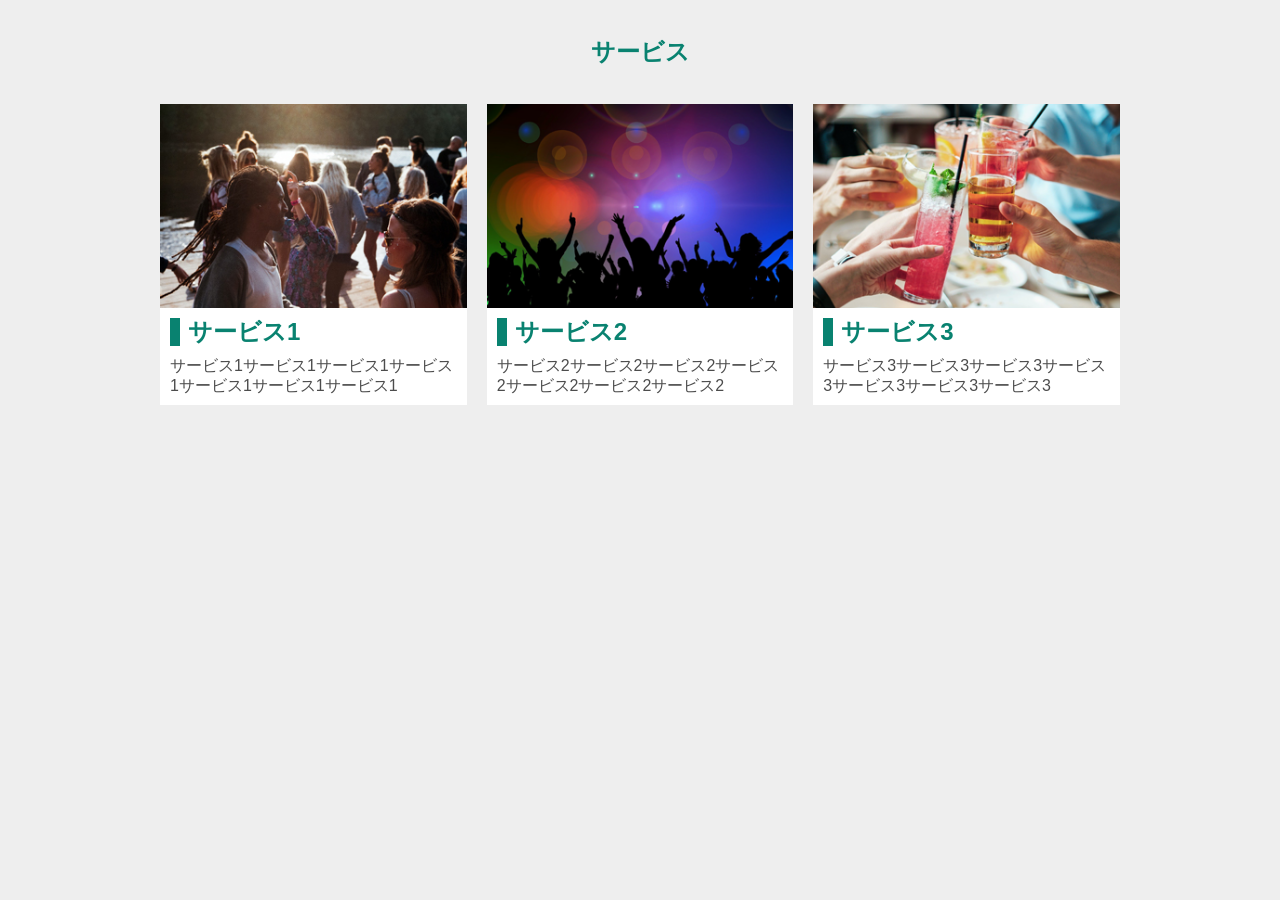
<file: work3_kojimakanae/index.html>
<!DOCTYPE html>
<html lang="ja">
<head>
    <meta charset="UTF-8">
    <meta name="viewport" content="width=device-width, initial-scale=1.0">
    <title>コーディング課題3　小島かなえ</title>
    <link rel="stylesheet" href="./css/reset.css">
    <link rel="stylesheet" href="./css/style.css">
</head>
<body>
    <section class="service">
        <h1 class="service_topic">サービス</h1>
        <ul class="service_list">
            <li class="service_item">
                <img src="./images/main_1.jpg" alt="">
                <h2 class="list_topic">サービス1</h2>
                <p class="service_txt">サービス1サービス1サービス1サービス1サービス1サービス1サービス1</p>
            </li>
            <li class="service_item">
                <img src="./images/main_2.png" alt="">
                <h2 class="list_topic">サービス2
                </h2>
                <p class="service_txt">サービス2サービス2サービス2サービス2サービス2サービス2サービス2</p>
            </li>
            <li class="service_item">
                <img src="./images/main_3.png" alt="">
                <h2 class="list_topic">サービス3</h2>
                <p class="service_txt">サービス3サービス3サービス3サービス3サービス3サービス3サービス3</p>
            </li>
        </ul>
    </section>   
</body>
<script>
    let num01 = 0;
    for (i = 1; i <= 10; i++){
        num01 = num01 + i;
    }

    if (num01 => 20){
        console.log("20以上")
    }else {
        console.log("20以下")
    }
</script>
</html>
</file>
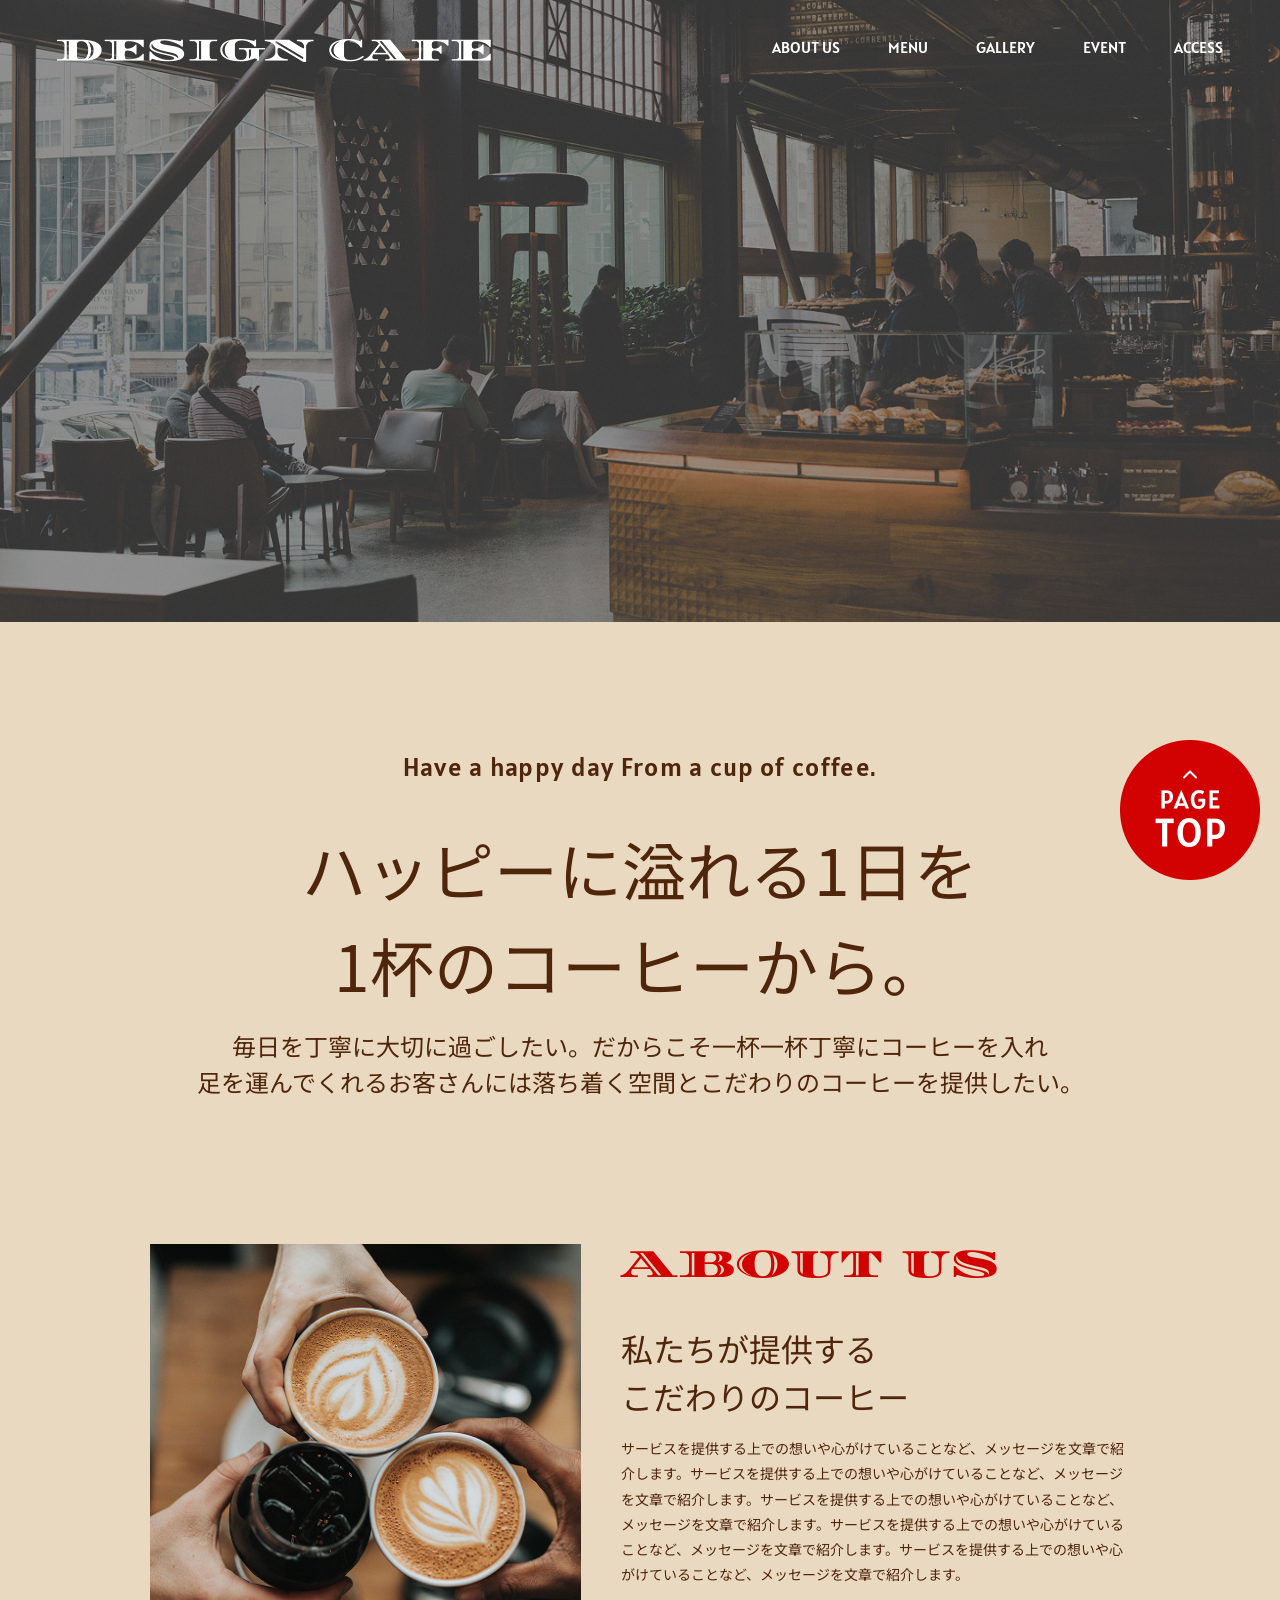
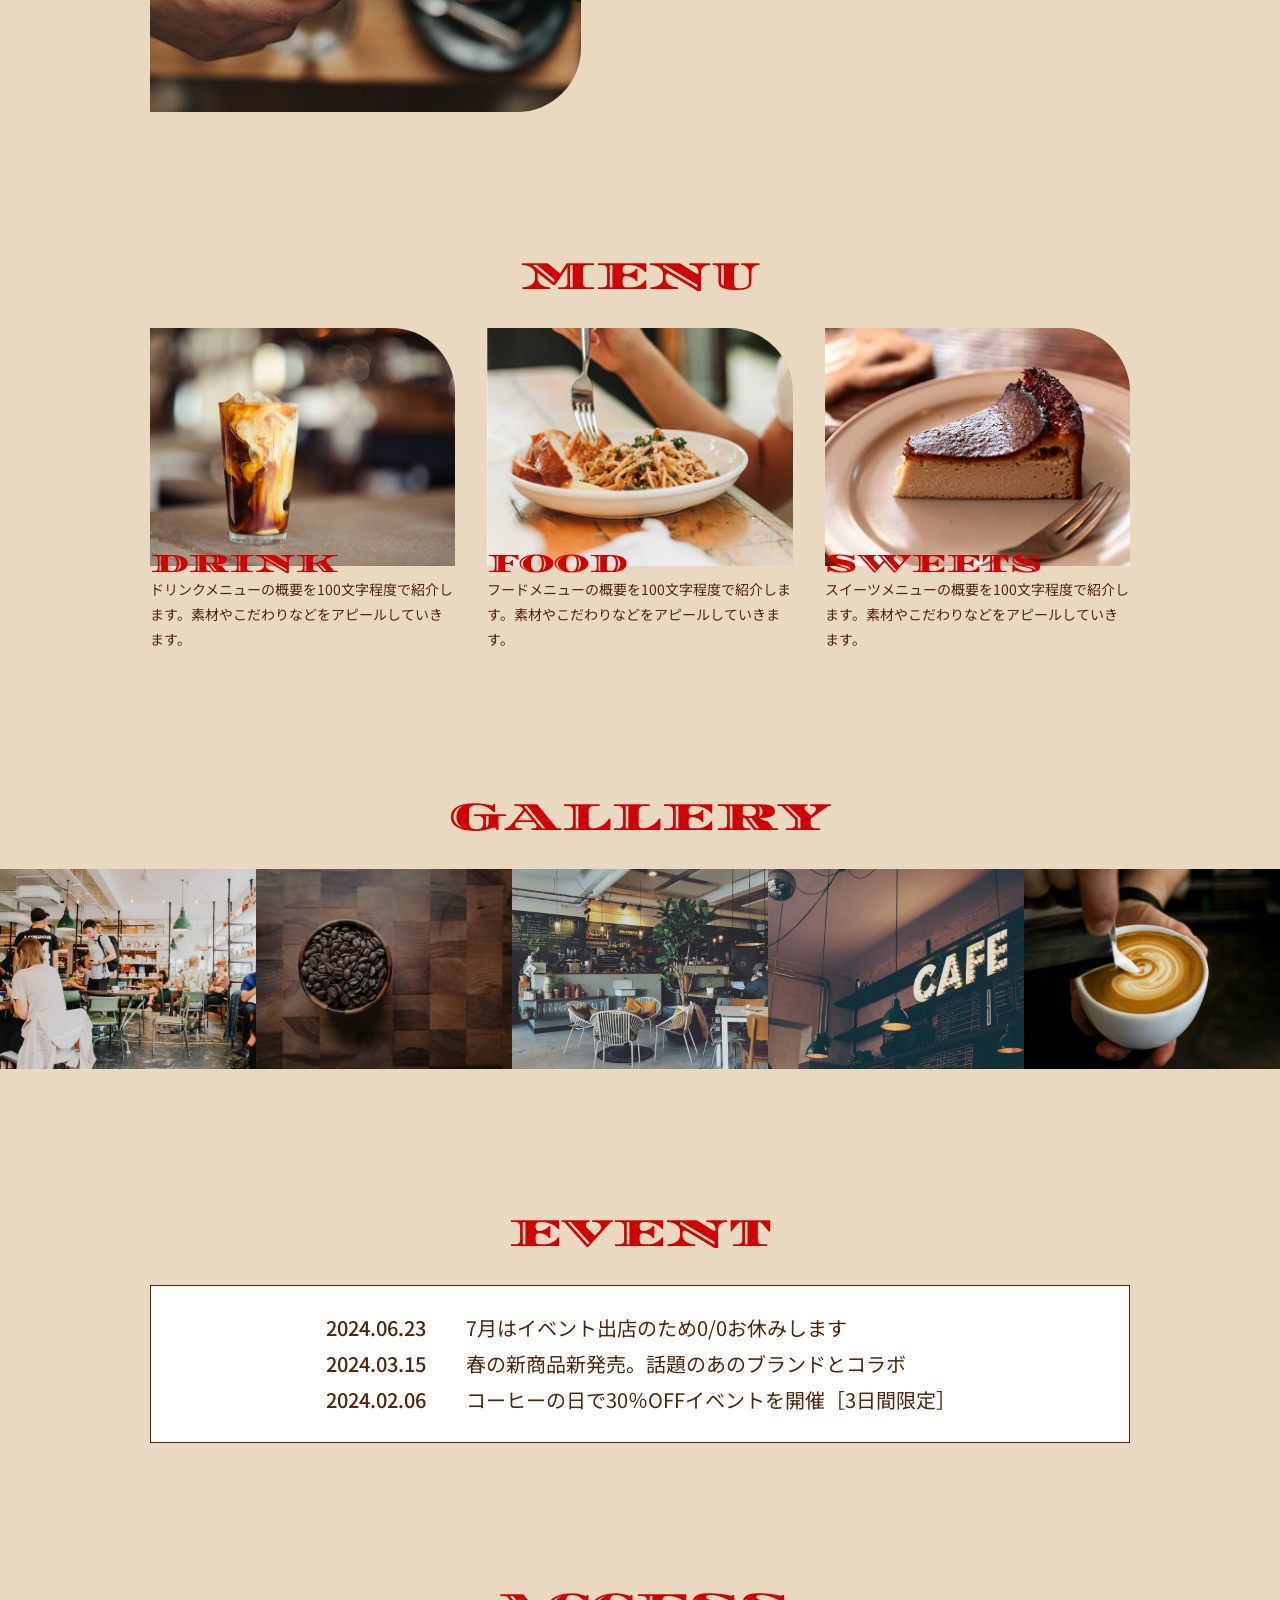
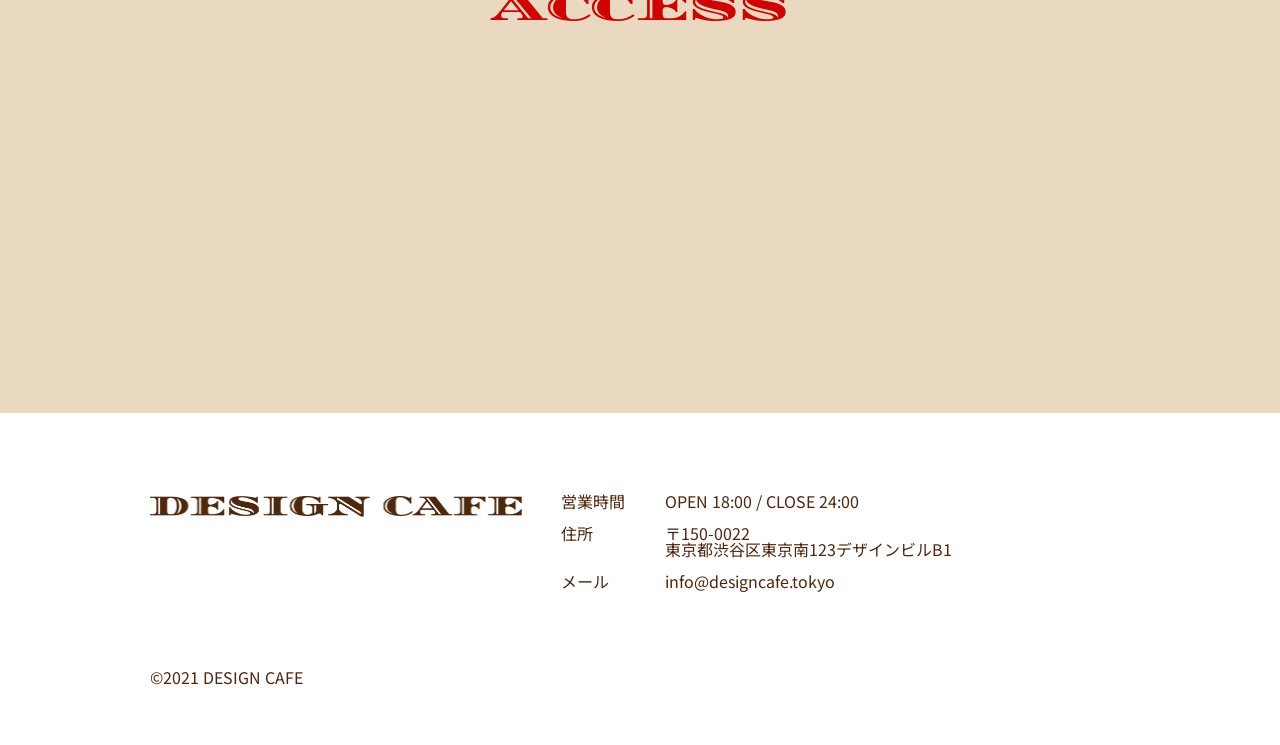
<file: work4_kojimakanae/design-cafe/index.html>
<!DOCTYPE html>
<html lang="ja">
<head>
    <meta charset="UTF-8">
    <meta name="viewport" content="width=device-width, initial-scale=1.0">
    <title>デザインカフェ</title>
    <link rel="stylesheet" href="./css/reset.css">
    <link rel="stylesheet" href="./css/style.css">
    <link rel="preconnect" href="https://fonts.googleapis.com">
<link rel="preconnect" href="https://fonts.gstatic.com" crossorigin>
<link href="https://fonts.googleapis.com/css2?family=Alatsi&family=Diplomata+SC&family=Noto+Sans+JP:wght@100..900&display=swap" rel="stylesheet">
</head>
<body>
    <!-- header -->
    <header id="header">
        <h1 class="logo">
            <a href="./index.html"><img src="./images/design_cafe_logo_header@2x.png" alt="デザインカフェ"></a>
        </h1>
        <nav class="header__nav">
            <ul>
                <li><a href="#about">ABOUT US</a></li>
                <li><a href="#menu">MENU</a></li>
                <li><a href="#gallery">GALLERY</a></li>
                <li><a href="#event">EVENT</a></li>
                <li><a href="#access">ACCESS</a></li>
            </ul>
        </nav>
    </header>
    <!-- mainVisual -->
    <div class="main-visual">
        <img src="./images/pc_first-100.jpg" alt="カフェ店内の様子">
    </div>
    <!-- concept -->
    <section id="concept">
        <p class="concept__en">Have a happy day From a cup of coffee.</p>
        <h2 class="topic topic--concept">ハッピーに溢れる1日を<br>1杯のコーヒーから。</h2>
        <p class="concept__txt">毎日を丁寧に大切に過ごしたい。<br class="spBr">だからこそ一杯一杯丁寧にコーヒーを入れ<br>足を運んでくれるお客さんには落ち着く空間と<br class="spBr">こだわりのコーヒーを提供したい。</p>
    </section>
    <!-- about -->
    <section id="about">
        <div class="about__img">
            <img src="./images/pc_about-100.jpg" alt="コーヒーを持ち寄る様子">
        </div>
        <div class="about__content">
            <h2 class="topic topic--common">ABOUT US</h2>
            <h3>私たちが提供する<br>こだわりのコーヒー</h3>
            <p>サービスを提供する上での想いや心がけていることなど、メッセージを文章で紹介します。サービスを提供する上での想いや心がけていることなど、メッセージを文章で紹介します。サービスを提供する上での想いや心がけていることなど、メッセージを文章で紹介します。サービスを提供する上での想いや心がけていることなど、メッセージを文章で紹介します。サービスを提供する上での想いや心がけていることなど、メッセージを文章で紹介します。</p>
        </div>
    </section>
    <!-- menu -->
    <section id="menu">
        <h2 class="topic topic--common">MENU</h2>
        <ul class="menu__list">
            <li>
                <img src="./images/pc_menu_drink-100.jpg" alt="ドリンク">
                <h3>DRINK</h3>
                <p>ドリンクメニューの概要を100文字程度で紹介します。素材やこだわりなどをアピールしていきます。</p>
            </li>
            <li>
                <img src="./images/pc_menu_food-100.jpg" alt="フード">
                <h3>FOOD</h3>
                <p>フードメニューの概要を100文字程度で紹介します。素材やこだわりなどをアピールしていきます。</p>
            </li>
            <li>
                <img src="./images/pc_menu_sweets-100.jpg" alt="スイーツ">
                <h3>SWEETS</h3>
                <p>スイーツメニューの概要を100文字程度で紹介します。素材やこだわりなどをアピールしていきます。</p>
            </li>
        </ul>
    </section>
    <!-- gallery -->
    <section id="gallery">
        <h2 class="topic topic--common">GALLERY</h2>
        <div class="gallery__list">
            <img src="./images/pc_gallary_01-100.jpg" alt="店内の様子">
            <img src="./images/pc_gallary_02-100.jpg" alt="コーヒー豆">
            <img src="./images/pc_gallary_03-100.jpg" alt="店内の様子">
            <img src="./images/pc_gallary_04-100.jpg" alt="店内の様子">
            <img src="./images/pc_gallary_05-100.jpg" alt="カプチーノ">
        </div>
    </section>
    <!-- event -->
    <section id="event">
        <h2 class="topic topic--common">EVENT</h2>
        <div class="event__box">
            <ul>
                <li>
                    <time datetime="2024-06-23">2024.06.23</time>
                    <p>7月はイベント出店のため0/0お休みします</p>
                </li>
                <li>
                    <time datetime="2024-03-15">2024.03.15</time>
                    <p>春の新商品新発売。話題のあのブランドとコラボ</p>
                </li>
                <li>
                    <time datetime="2024-02-06">2024.02.06</time>
                    <p>コーヒーの日で30％OFFイベントを開催［3日間限定］</p>
                </li>
            </ul>
        </div>
    </section>
    <!-- access -->
    <section id="access">
        <h2 class="topic topic--common">ACCESS</h2>
        <iframe src="https://www.google.com/maps/embed?pb=!1m13!1m8!1m3!1d3240.8330579092326!2d139.764516!3d35.6811124!3m2!1i1024!2i768!4f13.1!3m2!1m1!2s!5e0!3m2!1sja!2sjp!4v1791982246981!5m2!1sja!2sjp"  style="border:0;" allowfullscreen="" loading="lazy" referrerpolicy="strict-origin-when-cross-origin"></iframe>
    </section>
    <!-- footer -->
    <footer id="footer">
        <div class="footer__in">
            <div class="info">
                <h2 class="footer__logo">
                    <a href="./index.html"><img src="./images/design_cafe_logo_footer@2x.png" alt="デザインカフェ"></a>
                </h2>
                <dl class="info__list">
                    <div>
                        <dt>営業時間</dt>
                        <dd>OPEN 18:00 / CLOSE 24:00</dd>
                    </div>
                    <div>
                        <dt>住所</dt>
                        <dd>〒150-0022<br>東京都渋谷区東京南123デザインビルB1</dd>
                    </div>
                    <div>
                        <dt>メール</dt>
                        <dd>info@designcafe.tokyo</dd>
                    </div>
                </dl>
            </div>
            <p>&copy;2021 DESIGN CAFE</p>
        </div>
    </footer>
    <!-- to top -->
    <a class="toTop" href="#header"><img src="./images/to_top@2x.png" alt="トップへ戻る"></a>
</body>
</html>
</file>
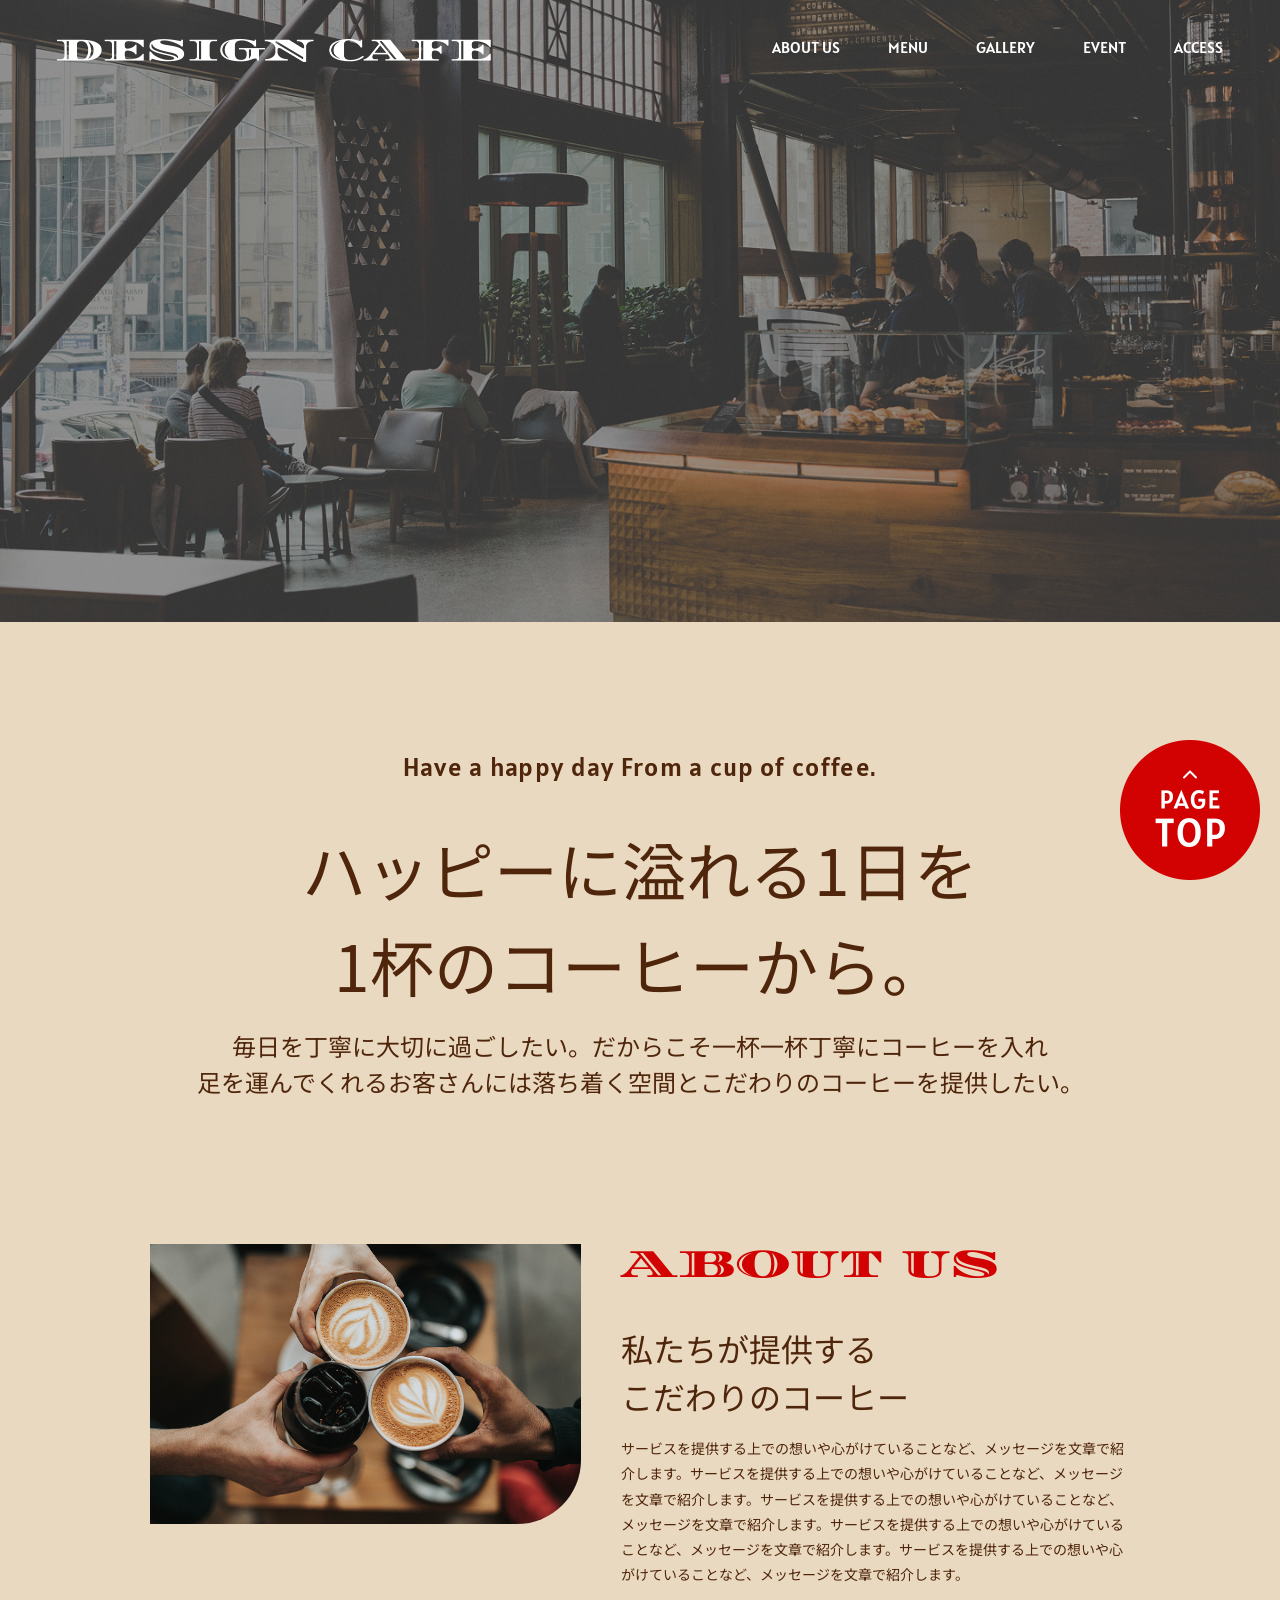
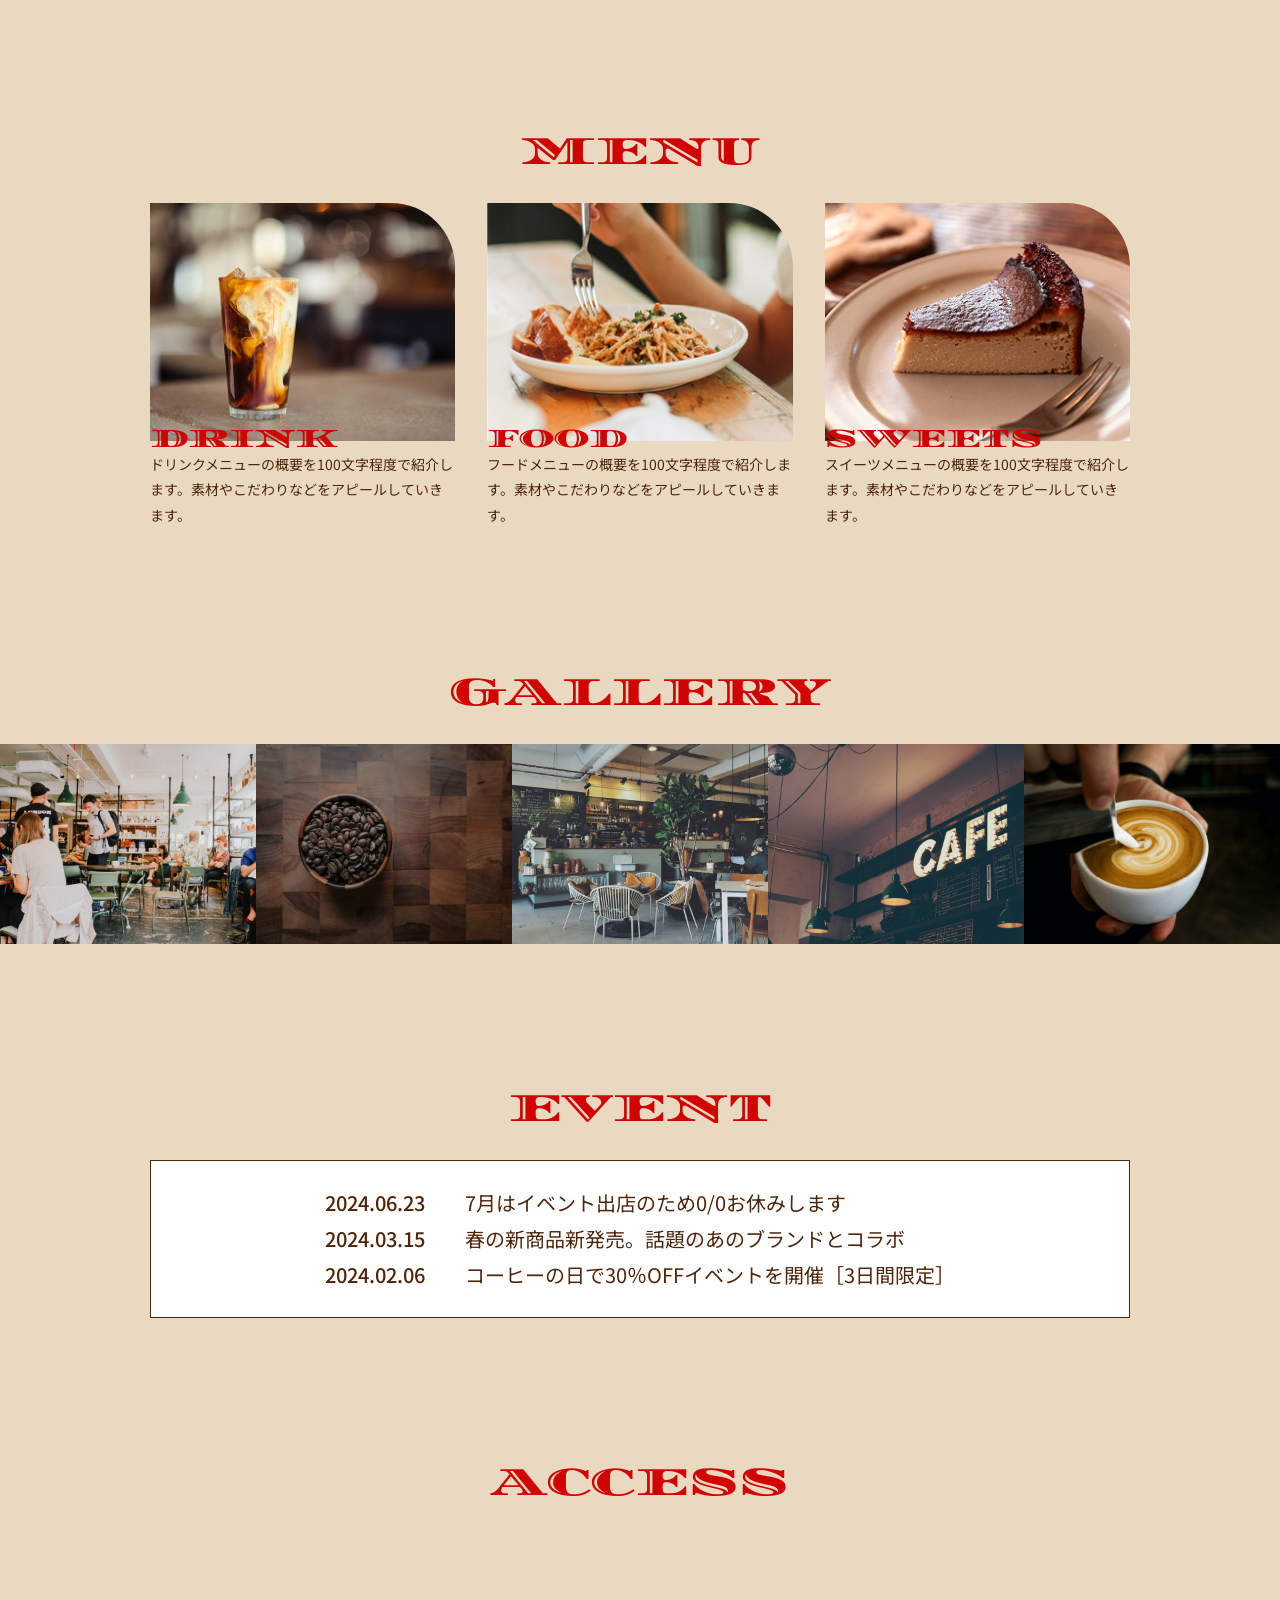
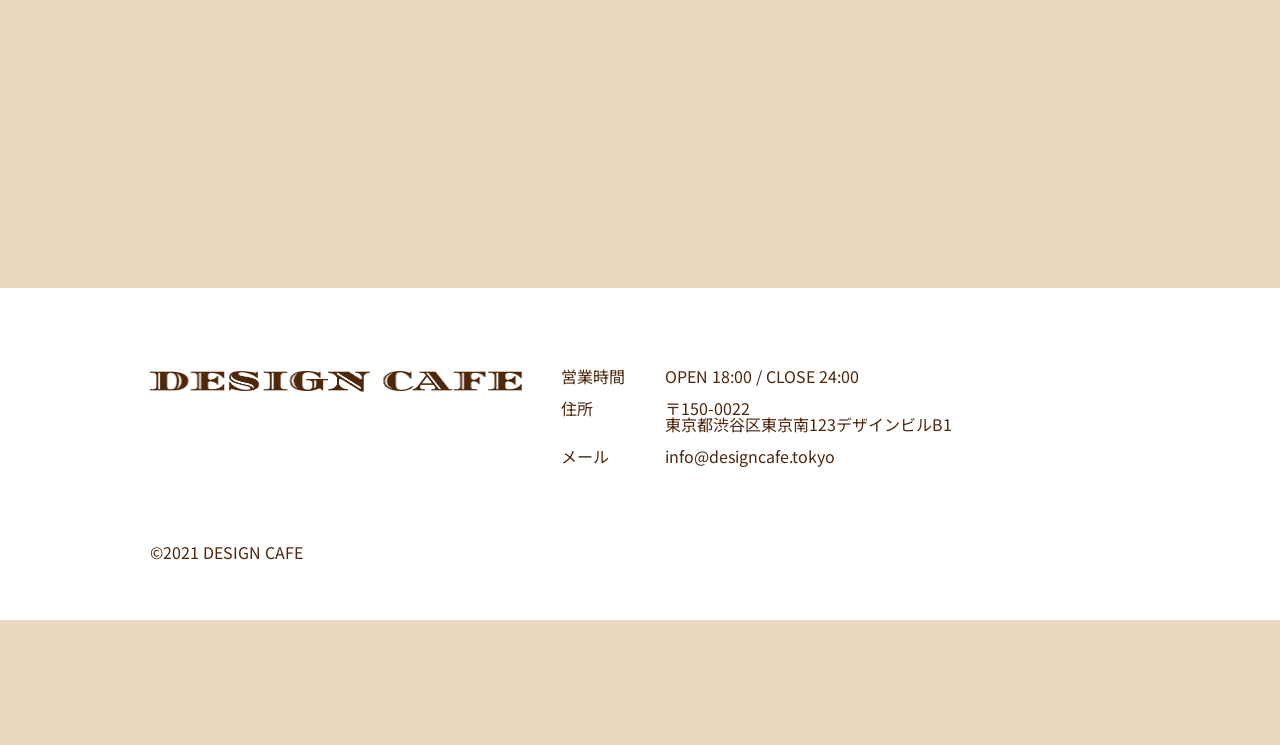
<file: work5_kojimakanae/design-cafe/index.html>
<!DOCTYPE html>
<html lang="ja">
<head>
    <meta charset="UTF-8">
    <meta name="viewport" content="width=device-width, initial-scale=1.0">
    <title>デザインカフェ</title>
    <link rel="stylesheet" href="./css/reset.css">
    <link rel="stylesheet" href="./css/style.css">
    <link rel="preconnect" href="https://fonts.googleapis.com">
<link rel="preconnect" href="https://fonts.gstatic.com" crossorigin>
<link href="https://fonts.googleapis.com/css2?family=Alatsi&family=Diplomata+SC&family=Noto+Sans+JP:wght@100..900&display=swap" rel="stylesheet">
</head>
<body>
    <!-- header -->
    <header id="header">
        <h1 class="logo">
            <a href="./index.html"><img src="./images/design_cafe_logo_header@2x.png" alt="デザインカフェ"></a>
        </h1>
        <nav class="header__nav">
            <ul>
                <li><a href="#about">ABOUT US</a></li>
                <li><a href="#menu">MENU</a></li>
                <li><a href="#gallery">GALLERY</a></li>
                <li><a href="#event">EVENT</a></li>
                <li><a href="#access">ACCESS</a></li>
            </ul>
        </nav>
        <!-- SP MENU -->
         <div class="hamburger"><span></span></div>
        <nav class="header__nav-sp">
            <ul>
                <li><a href="#about">ABOUT US</a></li>
                <li><a href="#menu">MENU</a></li>
                <li><a href="#gallery">GALLERY</a></li>
                <li><a href="#event">EVENT</a></li>
                <li><a href="#access">ACCESS</a></li>
            </ul>
        </nav>
    </header>
    <!-- mainVisual -->
    <div class="main-visual">
        <picture>
            <source srcset="./images/sp_main_vs@2x-100.jpg" media="(max-width:768px)"/>
            <img src="./images/pc_first-100.jpg" alt="カフェ店内の様子">
        </picture>
    </div>
    <!-- concept -->
    <section id="concept">
        <p class="concept__en">Have a happy day From a cup of coffee.</p>
        <h2 class="topic topic--concept">ハッピーに溢れる1日を<br>1杯のコーヒーから。</h2>
        <p class="concept__txt">毎日を丁寧に大切に過ごしたい。<br class="spBr">だからこそ一杯一杯丁寧にコーヒーを入れ<br>足を運んでくれるお客さんには落ち着く空間と<br class="spBr">こだわりのコーヒーを提供したい。</p>
    </section>
    <!-- about -->
    <section id="about">
        <div class="about__img">
            <picture>
                <source srcset="./images/about_us@2x-100.jpg" media="(max-width:768px)"/>
                <img src="./images/pc_about-100.jpg" alt="コーヒーを持ち寄る様子">
            </picture>
        </div>
        <div class="about__content">
            <h2 class="topic topic--common">ABOUT US</h2>
            <h3>私たちが提供する<br>こだわりのコーヒー</h3>
            <p>サービスを提供する上での想いや心がけていることなど、メッセージを文章で紹介します。サービスを提供する上での想いや心がけていることなど、メッセージを文章で紹介します。サービスを提供する上での想いや心がけていることなど、メッセージを文章で紹介します。サービスを提供する上での想いや心がけていることなど、メッセージを文章で紹介します。サービスを提供する上での想いや心がけていることなど、メッセージを文章で紹介します。</p>
        </div>
    </section>
    <!-- menu -->
    <section id="menu">
        <h2 class="topic topic--common">MENU</h2>
        <ul class="menu__list">
            <li>
                <img src="./images/pc_menu_drink-100.jpg" alt="ドリンク">
                <h3>DRINK</h3>
                <p>ドリンクメニューの概要を100文字程度で紹介します。素材やこだわりなどをアピールしていきます。</p>
            </li>
            <li>
                <img src="./images/pc_menu_food-100.jpg" alt="フード">
                <h3>FOOD</h3>
                <p>フードメニューの概要を100文字程度で紹介します。素材やこだわりなどをアピールしていきます。</p>
            </li>
            <li>
                <img src="./images/pc_menu_sweets-100.jpg" alt="スイーツ">
                <h3>SWEETS</h3>
                <p>スイーツメニューの概要を100文字程度で紹介します。素材やこだわりなどをアピールしていきます。</p>
            </li>
        </ul>
    </section>
    <!-- gallery -->
    <section id="gallery">
        <h2 class="topic topic--common">GALLERY</h2>
        <div class="gallery__list">
            <img src="./images/pc_gallary_01-100.jpg" alt="店内の様子">
            <img src="./images/pc_gallary_02-100.jpg" alt="コーヒー豆">
            <img src="./images/pc_gallary_03-100.jpg" alt="店内の様子">
            <img src="./images/pc_gallary_04-100.jpg" alt="店内の様子">
            <img src="./images/pc_gallary_05-100.jpg" alt="カプチーノ">
        </div>
    </section>
    <!-- event -->
    <section id="event">
        <h2 class="topic topic--common">EVENT</h2>
        <div class="event__box">
            <ul>
                <li>
                    <time datetime="2024-06-23">2024.06.23</time>
                    <p>7月はイベント出店のため0/0お休みします</p>
                </li>
                <li>
                    <time datetime="2024-03-15">2024.03.15</time>
                    <p>春の新商品新発売。話題のあのブランドとコラボ</p>
                </li>
                <li>
                    <time datetime="2024-02-06">2024.02.06</time>
                    <p>コーヒーの日で30％OFFイベントを開催［3日間限定］</p>
                </li>
            </ul>
        </div>
    </section>
    <!-- access -->
    <section id="access">
        <h2 class="topic topic--common">ACCESS</h2>
        <iframe src="https://www.google.com/maps/embed?pb=!1m13!1m8!1m3!1d3240.8330579092326!2d139.764516!3d35.6811124!3m2!1i1024!2i768!4f13.1!3m2!1m1!2s!5e0!3m2!1sja!2sjp!4v1791982246981!5m2!1sja!2sjp"  style="border:0;" allowfullscreen="" loading="lazy" referrerpolicy="strict-origin-when-cross-origin"></iframe>
    </section>
    <!-- footer -->
    <footer id="footer">
        <div class="footer__in">
            <div class="info">
                <h2 class="footer__logo">
                    <a href="./index.html"><img src="./images/design_cafe_logo_footer@2x.png" alt="デザインカフェ"></a>
                </h2>
                <dl class="info__list">
                    <div>
                        <dt>営業時間</dt>
                        <dd>OPEN 18:00 / CLOSE 24:00</dd>
                    </div>
                    <div>
                        <dt>住所</dt>
                        <dd>〒150-0022<br>東京都渋谷区東京南123デザインビルB1</dd>
                    </div>
                    <div>
                        <dt>メール</dt>
                        <dd>info@designcafe.tokyo</dd>
                    </div>
                </dl>
            </div>
            <p>&copy;2021 DESIGN CAFE</p>
        </div>
    </footer>
    <!-- to top -->
    <a class="toTop" href="#header"><img src="./images/to_top@2x.png" alt="トップへ戻る"></a>
    <!-- JQuery -->
     <script src="https://ajax.googleapis.com/ajax/libs/jquery/3.7.1/jquery.min.js"></script>
     <script>
        $(function(){
            $(".hamburger").on("click",function(){
                $(".hamburger").toggleClass("open");
                $(".header__nav-sp").fadeToggle();
            });
        });
     </script>
</body>
</html>
</file>
<file: work3_kojimakanae/css/style.css>
@charset "utf-8";

body{
    background-color: #eeeeee;
}

.service{
    max-width: 960px;
    margin: 0 auto;
}

.service_topic{
    text-align: center;
    color: #098270;
    margin: 40px;
}

.service_list{
    display: flex;
    gap: 20px;
}

.service_item{
    background-color: #ffffff;
}

.list_topic{
    color: #098270;
    margin: 10px;
    display: flex;
    align-items: center;
}

.list_topic::before {
    content: "";
    width: 10px;
    height: 28px;
    background-color: #098270;
    margin-right: 8px;
}

.service_txt{
    margin: 10px;
    line-height: 1.2;
}

@media screen and (max-width: 400px) {
    .service_list {
        flex-direction: column;
    }
}
</file>
<file: work4_kojimakanae/design-cafe/css/style.css>
@charset "utf-8";
html{
    scroll-behavior: smooth;
}

body{
    background-color: #E9D9C0;
}

/*===========
header
===========*/
#header{
    display: flex;
    justify-content: space-between;
    align-items: center;
    padding: 0 4.44%;
    position: absolute;
    width: 100%;
    top: 30px;
}

.header__nav ul{
    display: flex;
    gap: 48px;
}

.header__nav a{
    color: #FFFFFF;
    font-family: "Alatsi", sans-serif;
}

.logo{
    width: 434px;
}

/*===========
common
===========*/
#concept,
#about,
#menu,
#event,
.footer__in{
    max-width: 1000px;
    width: 100%;
    margin: 0 auto;
    padding: 0 10px;
}

/*===========
concept
===========*/
#concept{
    text-align: center;
}

.concept__en{
    font-family: "Alatsi", sans-serif;
    font-size: 26px;
    letter-spacing: 0.05em;
    margin-top: 132px;
}

.topic--concept{
    font-size: 64px;
    line-height: 1.5;
    margin-top: 40px;
}

.concept__txt{
    font-size: 24px;
    line-height: 1.5;
    margin-top: 16px;
}

.spBr{
    display: none;
}

/*===========
topic
===========*/
.topic--common{
    font-size: 40px;
    color: #D20202;
    font-family: "Diplomata SC", serif;
}

#menu h2,
#gallery h2,
#event h2,
#access h2{
    margin-top: 144px;
    text-align: center;
}

/*===========
about
===========*/
#about{
    margin-top: 144px;
    display: flex;
    gap: 40px;
}

.about__img{
    width: 44%;
}

.about__img img{
    border-radius: 0 0 64px 0;
}

.about__content{
    width: 52%;
}

#about h3{
    font-size: 32px;
    line-height: 1.5;
    margin-top: 40px;
}

#about p{
    font-size: 14px;
    line-height: 1.8;
    margin-top: 16px;
}

/*===========
menu
===========*/
.menu__list{
    display: flex;
    gap: 32px;
    margin-top: 32px;
}

.menu__list li{
    width: 32%;
}

.menu__list img{
    border-radius: 0 64px 0 0;
}

.menu__list h3{
    font-family: "Diplomata SC", serif;
    font-size: 26px;
    color: #D20202;
    margin-top: -15px;
}

.menu__list p{
    font-size: 14px;
    line-height: 1.8;
}

/*===========
gallery
===========*/
.gallery__list{
    margin-top: 32px;
    display: flex;
}

.gallery__list img{
    width: 20%;
}

/*===========
event
===========*/
.event__box{
    background-color: #ffffff;
    border: 1px solid #4F270B;
    margin-top: 32px;
}

.event__box ul{
    margin: 32px 175px;
    font-size: 20px;
}

.event__box li{
    display: flex;
    margin-top: 16px;
    gap: 40px;
}

.event__box time{
    font-weight: 500;
}

/*===========
access
===========*/
iframe{
    filter: grayscale(100%) invert(92%) contrast(83%);
    width: 100%;
    height: 353px;
    margin-top: 32px;
}

/*===========
footer
===========*/
#footer{
    background-color: #ffffff;
    padding: 80px 0 60px;
}

.info{
    display: flex;
    gap: 39px;
}

.footer__logo{
    width: 38%;
}

.info__list{
    display: flex;
    flex-direction: column;
    gap: 16px;
    
}

.info__list div{
    display: flex;
}


.info__list dt {
    width: 64px;
}

#footer p{
    margin-top: 80px;
}
/*===========
to top
===========*/
.toTop img{
    width: 140px;
    position: fixed;
    bottom: 20px;
    right: 20px;
}
</file>
<file: work5_kojimakanae/design-cafe/css/style.css>
@charset "utf-8";

html{
    scroll-behavior: smooth;
}

body{
    background-color: #E9D9C0;
}

/*===========
header
===========*/
#header{
    display: flex;
    justify-content: space-between;
    align-items: center;
    padding: 0 4.44%;
    position: absolute;
    width: 100%;
    top: 30px;
}

.header__nav ul{
    display: flex;
    gap: 48px;
}

.header__nav a{
    color: #FFFFFF;
    font-family: "Alatsi", sans-serif;
}

.logo{
    width: 434px;
}

.header__nav-sp,
.hamburger{
    display: none;
}

@media screen and (max-width: 1100px) {
    .header__nav{
        display: none;
    }

    .hamburger{
        display: block;
        width: 54px;
        height: 54px;
        position: absolute;
        right: 20px;
        cursor: pointer;
        z-index: 999999;
    }

    .hamburger span{
        position: absolute;
        top: 26px;
        left: 7px;
        width: 40px;
        height: 2px;
        background-color: #ffffff;
        transition: 0.3s;
    }

    .hamburger::before{
        position: absolute;
        top: 13px;
        left: 7px;
        width: 40px;
        height: 2px;
        background-color: #ffffff;
        content: "";
        transition: 0.3s;
    }

    .hamburger::after{
        position: absolute;
        bottom: 13px;
        left: 7px;
        width: 40px;
        height: 2px;
        background-color: #ffffff;
        content: "";
        transition: 0.3s;
    }

    .open span{
        background-color: transparent;
    }

    .open::before{
        transform: rotate(45deg);
        top: 26px;
    }

    .open::after{
        transform: rotate(-45deg);
        bottom: 26px;
    }

    .header__nav-sp{
        width: 100%;
        height: 100vh;
        position: absolute;
        top: -30px;
        left: 0;
        background-color: rgba(69, 69, 69, 0.9);
    }

    .header__nav-sp ul{
        width: 100%;
        height: 100vh;
        gap: 48px;
        display: flex;
        flex-direction: column;
        justify-content: center;
        align-items: center;
    }

    .header__nav-sp a{
        color: #ffffff;
        font-family: "Alatsi", sans-serif;
        font-size: 36px;
    }
}

@media screen and (max-width: 768px){
    .logo{
        width: 244px;
    }

    .hamburger{
        top: 0.5px;
    }
}

/*===========
common
===========*/
#concept,
#about,
#menu,
#event,
.footer__in{
    max-width: 1000px;
    width: 100%;
    margin: 0 auto;
    padding: 0 10px;
}

/*===========
concept
===========*/
#concept{
    text-align: center;
}

.concept__en{
    font-family: "Alatsi", sans-serif;
    font-size: 26px;
    letter-spacing: 0.05em;
    margin-top: 132px;
}

.topic--concept{
    font-size: 64px;
    line-height: 1.5;
    margin-top: 40px;
}

.concept__txt{
    font-size: 24px;
    line-height: 1.5;
    margin-top: 16px;
}

.spBr{
    display: none;
}

@media screen and (max-width: 768px) {
    .concept__en{
        font-size: 16px;
        letter-spacing: normal;
        margin-top: 126px;
    }

    .topic--concept{
        font-size: 31px;
        font-weight: 500;
    }

    .concept__txt{
        font-size: 16px;
        line-height: 2;
        margin-top: 24px;
    }

    .spBr{
        display: block;
    }
}

/*===========
topic
===========*/
.topic--common{
    font-size: 40px;
    color: #D20202;
    font-family: "Diplomata SC", serif;
}

#menu h2,
#gallery h2,
#event h2,
#access h2{
    margin-top: 144px;
    text-align: center;
}

@media screen and (max-width: 768px){
    .topic--common{
        font-size: 32px;
    }

    #menu h2,
    #gallery h2,
    #event h2,
    #access h2{
        margin-top: 80px;
    }
}

/*===========
about
===========*/
#about{
    margin-top: 144px;
    display: flex;
    gap: 40px;
}

.about__img{
    width: 44%;
}

.about__img img{
    border-radius: 0 0 64px 0;
}

.about__content{
    width: 52%;
}

#about h3{
    font-size: 32px;
    line-height: 1.5;
    margin-top: 40px;
}

#about p{
    font-size: 14px;
    line-height: 1.8;
    margin-top: 16px;
}

@media screen and (max-width: 1100px){
    #about h3{
        font-size: 24px;
    }
}

@media screen and (max-width: 768px) {
    #about{
        margin-top: 80px;
        flex-direction: column;
        align-items: center;
    }

    .about__img{
        width: 89.74%;
    }

    .about__img img{
        border-radius: 0;
    }

    .about__content{
        width: 89.74%;
    }

    #about p{
        line-height: 2;
    }
}

/*===========
menu
===========*/
.menu__list{
    display: flex;
    gap: 32px;
    margin-top: 32px;
}

.menu__list li{
    width: 32%;
}

.menu__list img{
    border-radius: 0 64px 0 0;
}

.menu__list h3{
    font-family: "Diplomata SC", serif;
    font-size: 26px;
    color: #D20202;
    margin-top: -15px;
}

.menu__list p{
    font-size: 14px;
    line-height: 1.8;
}

@media screen and (max-width: 768px) {
    .menu__list{
        flex-direction: column;
        align-items: center;
        gap: 40px;
    }

    .menu__list li{
        width: 89.74%;
    }
}

/*===========
gallery
===========*/
.gallery__list{
    margin-top: 32px;
    display: flex;
}

.gallery__list img{
    width: 20%;
}

@media screen and (max-width: 768px){
    .gallery__list img{
        width: 73.84%;
    }

    .gallery__list{
        overflow: hidden;
    }
}

/*===========
event
===========*/
.event__box{
    background-color: #ffffff;
    border: 1px solid #4F270B;
    margin-top: 32px;
}

.event__box ul{
    max-width: 630px;
    margin: 32px auto;
    font-size: 20px;
}

.event__box li{
    display: flex;
    margin-top: 16px;
    gap: 40px;
}

.event__box time{
    font-weight: 500;
}

@media screen and (max-width: 768px){
    .event__box ul{
        padding: 0 20px;
        font-size: 16px;
    }

    .event__box p{
        overflow: hidden;
        white-space: nowrap;
        text-overflow: ellipsis;
    }
}

/*===========
access
===========*/
iframe{
    filter: grayscale(100%) invert(92%) contrast(83%);
    width: 100%;
    height: 353px;
    margin-top: 32px;
}

@media screen and (max-width: 768px){
    iframe{
        height: 240px;
    }
}

/*===========
footer
===========*/
#footer{
    background-color: #ffffff;
    padding: 80px 0 60px;
}

.info{
    display: flex;
    gap: 39px;
}

.footer__logo{
    width: 38%;
}

.info__list{
    display: flex;
    flex-direction: column;
    gap: 16px; 
}

.info__list div{
    display: flex;
}

.info__list dt {
    width: 64px;
}

#footer p{
    margin-top: 80px;
}

@media screen and (max-width: 768px){
    #footer{
        padding: 80px 10px 80px;
    }

    .info{
        flex-direction: column;
        margin-bottom: 248px;
    }

    .footer__logo{
        width: 83.58%;
        max-width: 326px;
    }

    .info__list{
        gap: 24px;
    }

    .info__list div{
        display: block;
    }

    .info__list dd{
        margin: 0;
    }
}

/*===========
to top
===========*/
.toTop img{
    width: 140px;
    position: fixed;
    bottom: 20px;
    right: 20px;
}
</file>
